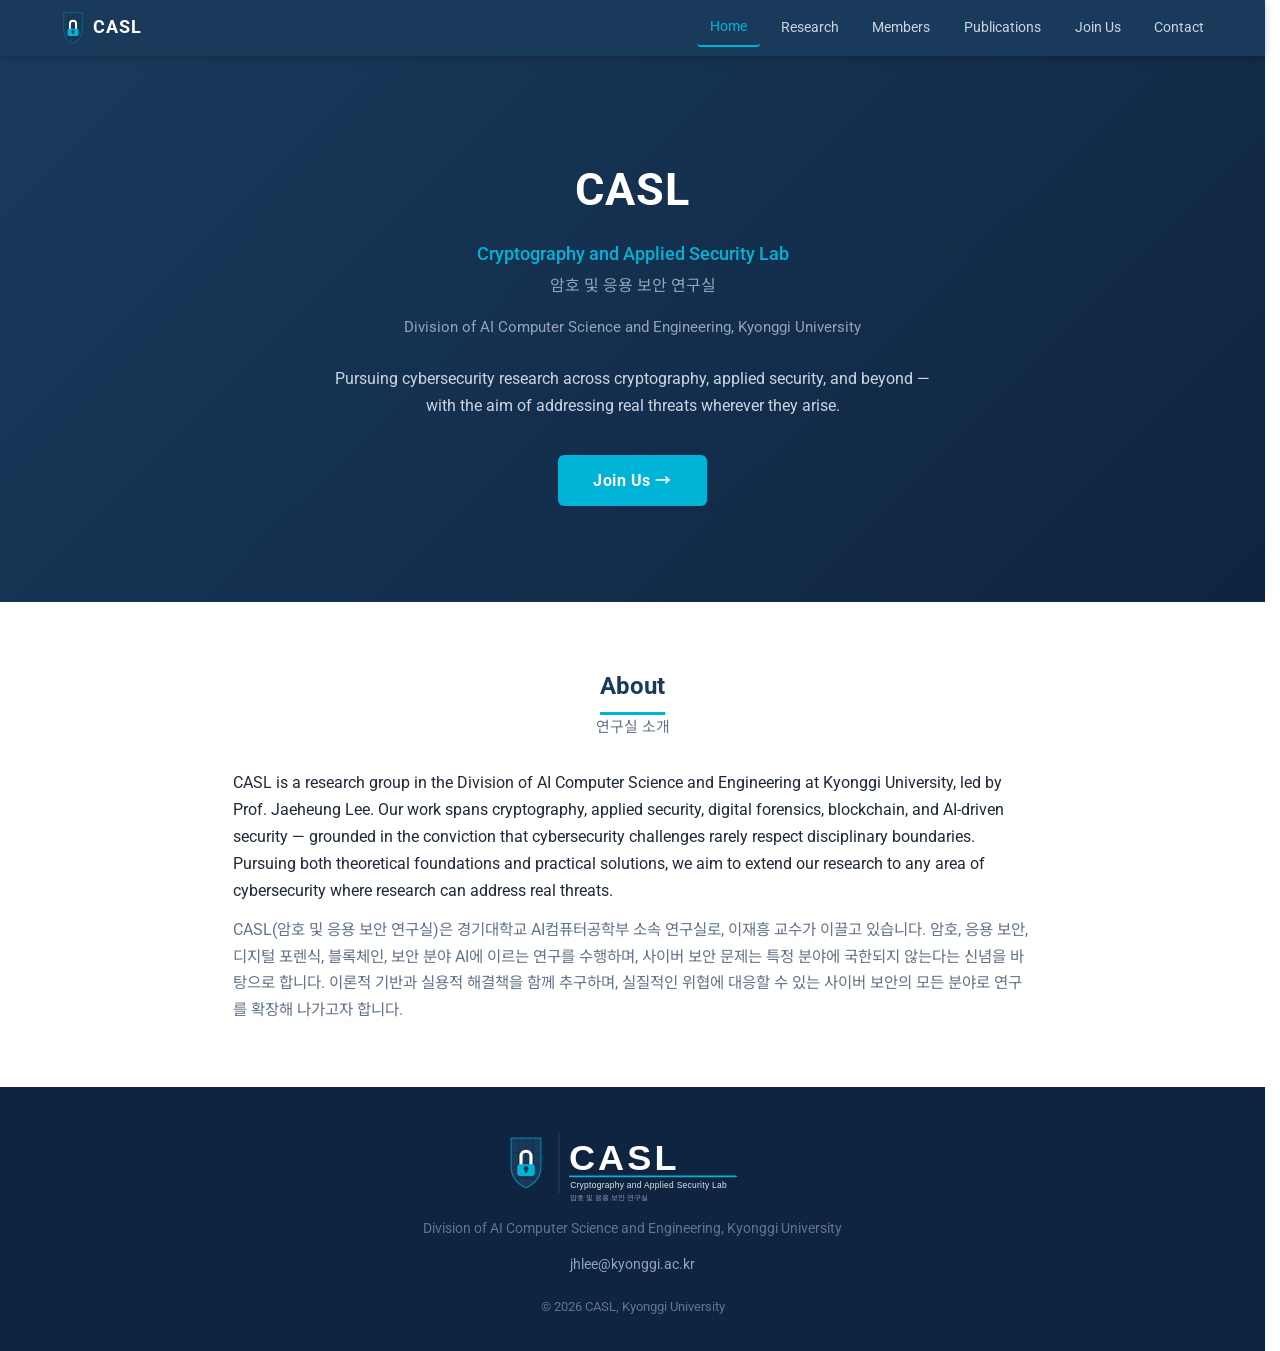
<file: index.html>
<!DOCTYPE html>
<html lang="en">
<head>
    <meta charset="UTF-8">
    <meta name="viewport" content="width=device-width, initial-scale=1.0">
    <meta name="description" content="CASL — Cryptography and Applied Security Lab at Kyonggi University.">
    <title>CASL — Home</title>
    <link rel="stylesheet" href="style.css">
    <link rel="icon" href="logo-icon.svg" type="image/svg+xml">
</head>
<body>

<nav>
    <a href="index.html" class="logo"><img src="logo-icon.svg" height="36" alt="CASL"><span>CASL</span></a>
    <a href="index.html" class="active">Home</a>
    <a href="research.html">Research</a>
    <a href="members.html">Members</a>
    <a href="publications.html">Publications</a>
    <a href="joinus.html">Join Us</a>
    <a href="contact.html">Contact</a>
</nav>

<header class="hero">
    <h1>CASL</h1>
    <div class="fullname">Cryptography and Applied Security Lab</div>
    <div class="fullname-ko" lang="ko">암호 및 응용 보안 연구실</div>
    <div class="affil">Division of AI Computer Science and Engineering, Kyonggi University</div>
    <p class="desc">
        Pursuing cybersecurity research across cryptography, applied security, and beyond —
        with the aim of addressing real threats wherever they arise.
    </p>
    <a href="joinus.html" class="btn">Join Us &rarr;</a>
</header>

<main class="content">
    <section id="about">
        <div class="about-inner">
        <h2 class="section-title">About</h2>
        <p class="section-title-ko" lang="ko">연구실 소개</p>

        <p class="about-text">
            CASL is a research group in the Division of AI Computer Science and Engineering
            at Kyonggi University, led by Prof. Jaeheung Lee. Our work spans cryptography,
            applied security, digital forensics, blockchain, and AI-driven security — grounded
            in the conviction that cybersecurity challenges rarely respect disciplinary boundaries.
            Pursuing both theoretical foundations and practical solutions, we aim to extend our
            research to any area of cybersecurity where research can address real threats.
        </p>
        <p class="about-text-ko" lang="ko">
            CASL(암호 및 응용 보안 연구실)은 경기대학교 AI컴퓨터공학부 소속 연구실로,
            이재흥 교수가 이끌고 있습니다. 암호, 응용 보안, 디지털 포렌식, 블록체인,
            보안 분야 AI에 이르는 연구를 수행하며, 사이버 보안 문제는 특정 분야에 국한되지
            않는다는 신념을 바탕으로 합니다. 이론적 기반과 실용적 해결책을 함께 추구하며,
            실질적인 위협에 대응할 수 있는 사이버 보안의 모든 분야로
            연구를 확장해 나가고자 합니다.
        </p>
        </div>
    </section>
</main>

<footer>
    <img src="logo-dark.svg" class="footer-logo" alt="CASL — Cryptography and Applied Security Lab">
    <div>Division of AI Computer Science and Engineering, Kyonggi University</div>
    <div class="footer-email"><a href="mailto:jhlee@kyonggi.ac.kr">jhlee@kyonggi.ac.kr</a></div>
    <div class="footer-copy">&copy; 2026 CASL, Kyonggi University</div>
</footer>

</body>
</html>
</file>
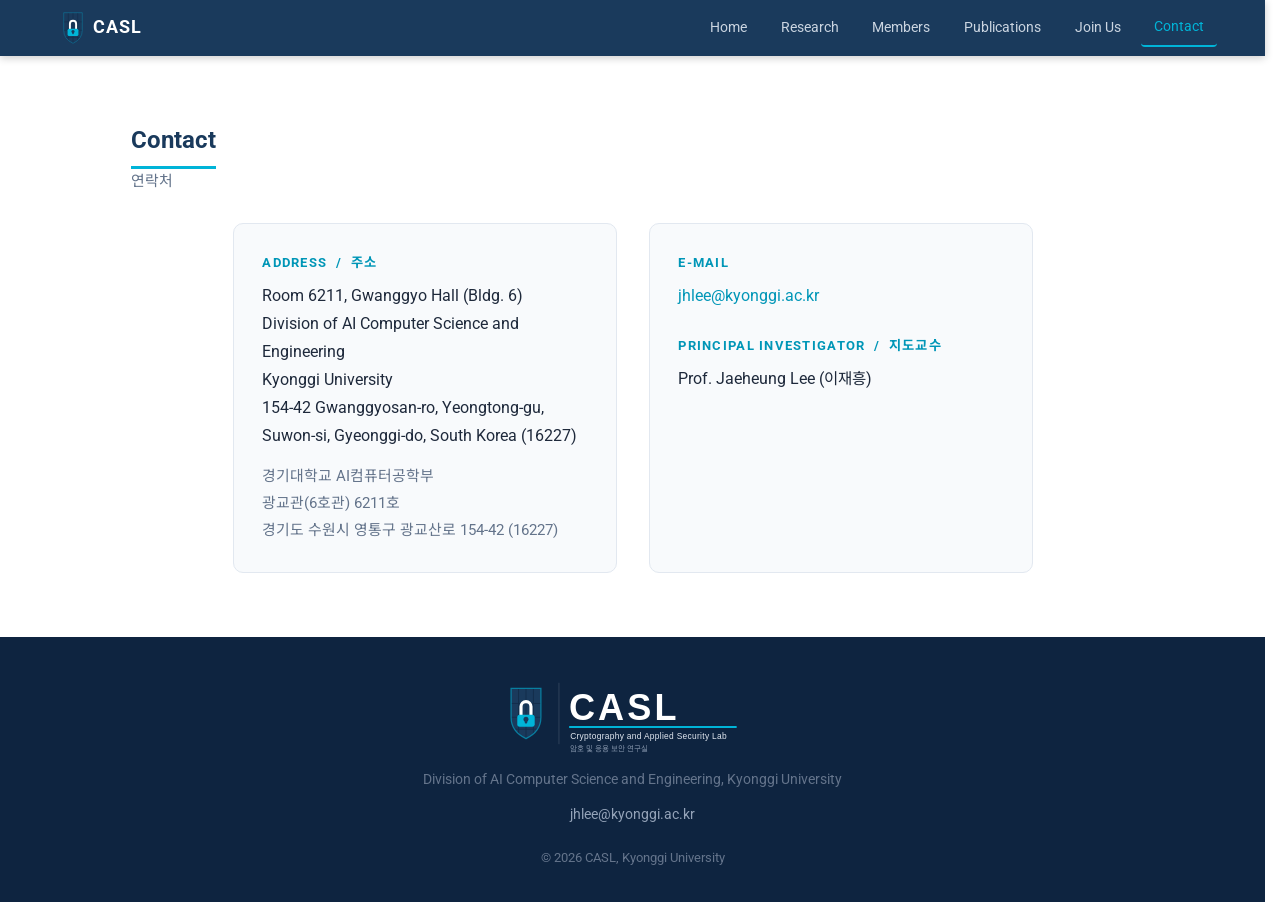
<file: contact.html>
<!DOCTYPE html>
<html lang="en">
<head>
    <meta charset="UTF-8">
    <meta name="viewport" content="width=device-width, initial-scale=1.0">
    <meta name="description" content="CASL Contact — Cryptography and Applied Security Lab">
    <title>CASL — Contact</title>
    <link rel="stylesheet" href="style.css">
    <link rel="icon" href="logo-icon.svg" type="image/svg+xml">
</head>
<body>

<nav>
    <a href="index.html" class="logo"><img src="logo-icon.svg" height="36" alt="CASL"><span>CASL</span></a>
    <a href="index.html">Home</a>
    <a href="research.html">Research</a>
    <a href="members.html">Members</a>
    <a href="publications.html">Publications</a>
    <a href="joinus.html">Join Us</a>
    <a href="contact.html" class="active">Contact</a>
</nav>

<main class="content">
    <section>
        <h2 class="section-title">Contact</h2>
        <p class="section-title-ko" lang="ko">연락처</p>

        <div class="contact-grid">
            <div class="contact-block">
                <div class="contact-label">Address &nbsp;/&nbsp; 주소</div>
                <div class="contact-value">
                    Room 6211, Gwanggyo Hall (Bldg. 6)<br>
                    Division of AI Computer Science and Engineering<br>
                    Kyonggi University<br>
                    154-42 Gwanggyosan-ro, Yeongtong-gu,<br>
                    Suwon-si, Gyeonggi-do, South Korea (16227)
                </div>
                <div class="contact-value-ko" lang="ko">
                    경기대학교 AI컴퓨터공학부<br>
                    광교관(6호관) 6211호<br>
                    경기도 수원시 영통구 광교산로 154-42 (16227)
                </div>
            </div>

            <div class="contact-block">
                <div class="contact-label">E-mail</div>
                <div class="contact-value">
                    <a href="mailto:jhlee@kyonggi.ac.kr">jhlee@kyonggi.ac.kr</a>
                </div>

                <div class="contact-label contact-label-mt">Principal Investigator &nbsp;/&nbsp; <span lang="ko">지도교수</span></div>
                <div class="contact-value">
                    Prof. Jaeheung Lee (<span lang="ko">이재흥</span>)
                </div>
            </div>
        </div>
    </section>
</main>

<footer>
    <img src="logo-dark.svg" class="footer-logo" alt="CASL — Cryptography and Applied Security Lab">
    <div>Division of AI Computer Science and Engineering, Kyonggi University</div>
    <div class="footer-email"><a href="mailto:jhlee@kyonggi.ac.kr">jhlee@kyonggi.ac.kr</a></div>
    <div class="footer-copy">&copy; 2026 CASL, Kyonggi University</div>
</footer>

</body>
</html>
</file>
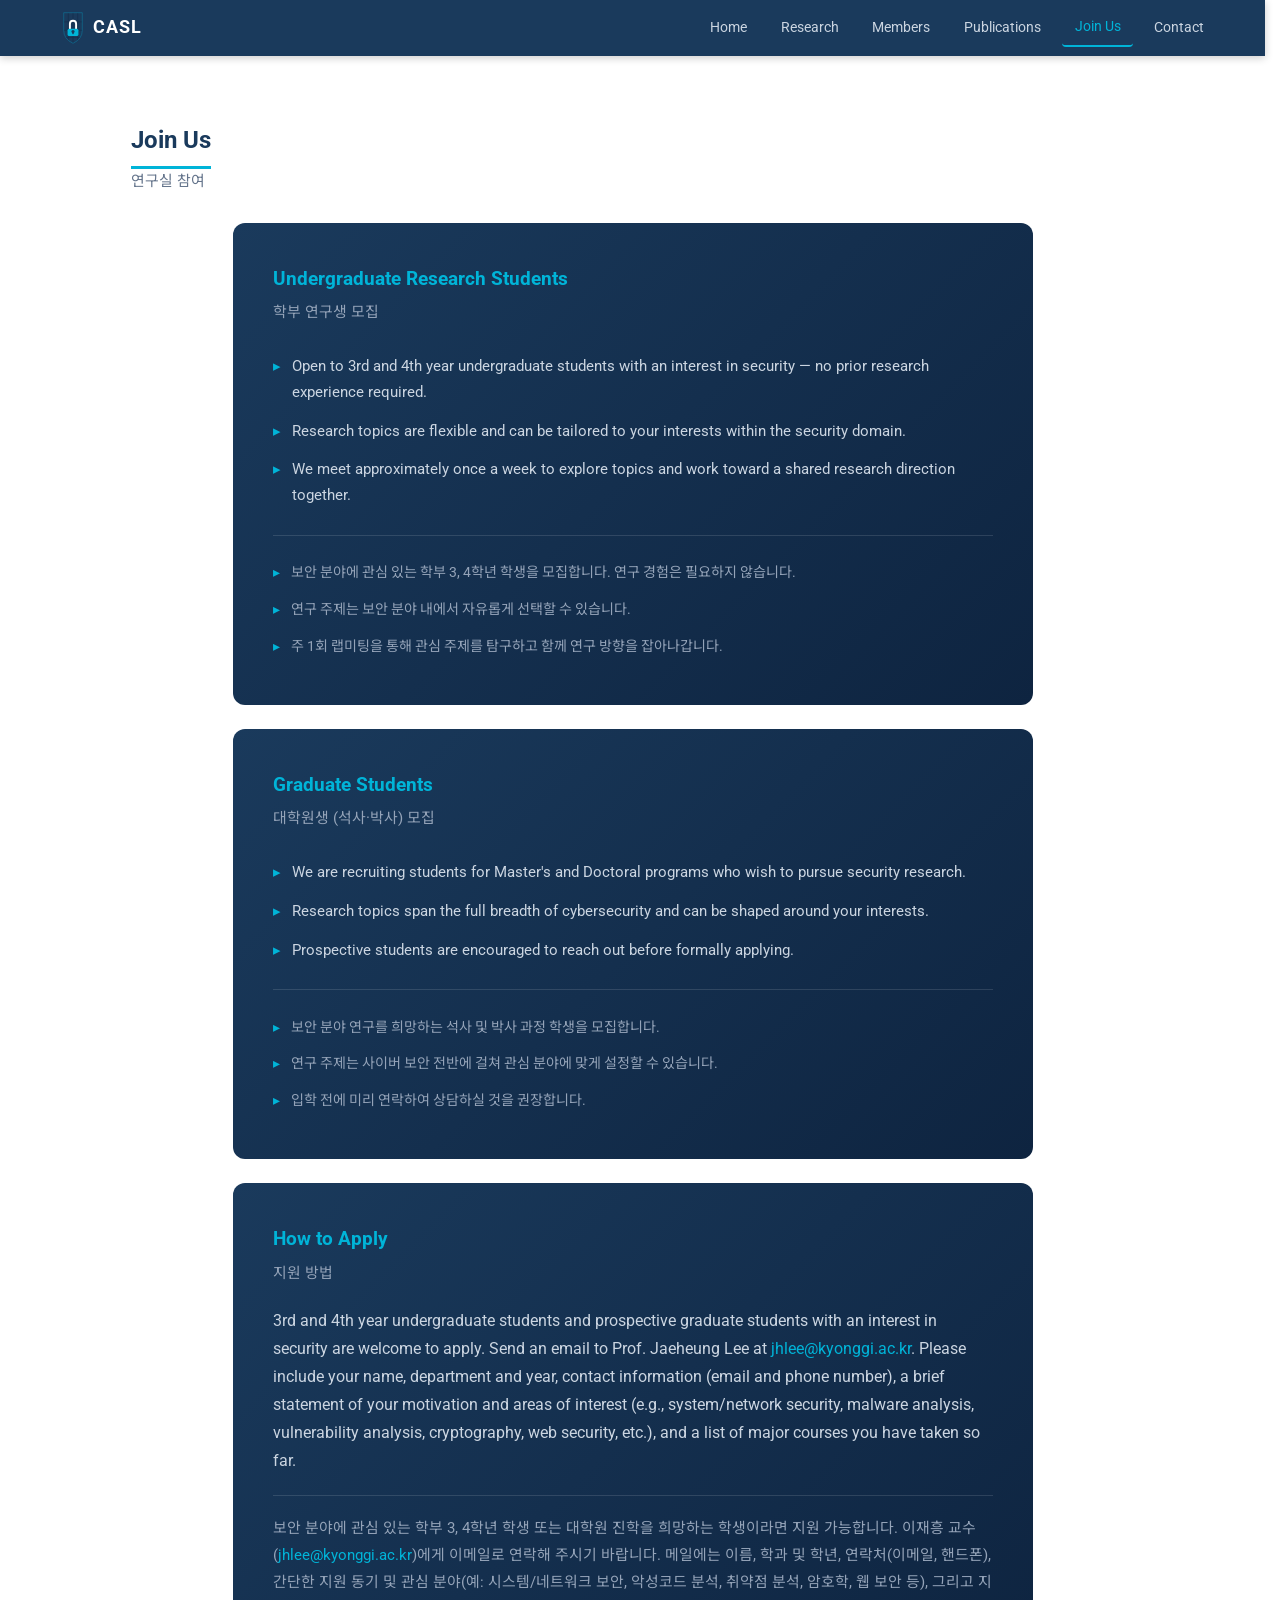
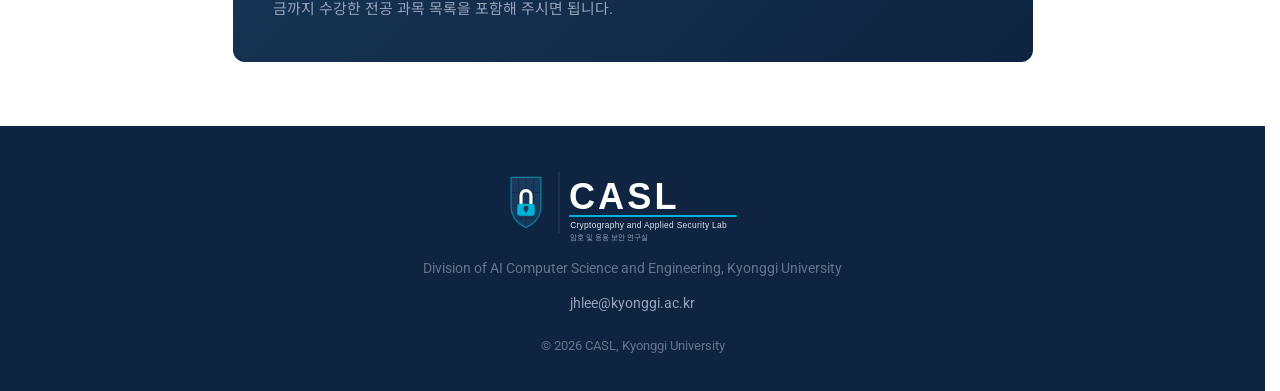
<file: joinus.html>
<!DOCTYPE html>
<html lang="en">
<head>
    <meta charset="UTF-8">
    <meta name="viewport" content="width=device-width, initial-scale=1.0">
    <meta name="description" content="Join CASL — Cryptography and Applied Security Lab">
    <title>CASL — Join Us</title>
    <link rel="stylesheet" href="style.css">
    <link rel="icon" href="logo-icon.svg" type="image/svg+xml">
</head>
<body>

<nav>
    <a href="index.html" class="logo"><img src="logo-icon.svg" height="36" alt="CASL"><span>CASL</span></a>
    <a href="index.html">Home</a>
    <a href="research.html">Research</a>
    <a href="members.html">Members</a>
    <a href="publications.html">Publications</a>
    <a href="joinus.html" class="active">Join Us</a>
    <a href="contact.html">Contact</a>
</nav>

<main class="content">
    <section>
        <h2 class="section-title">Join Us</h2>
        <p class="section-title-ko" lang="ko">연구실 참여</p>

        <div class="joinus-box">
            <h3>Undergraduate Research Students</h3>
            <div class="ko" lang="ko">학부 연구생 모집</div>
            <ul>
                <li>Open to 3rd and 4th year undergraduate students with an interest in security — no prior research experience required.</li>
                <li>Research topics are flexible and can be tailored to your interests within the security domain.</li>
                <li>We meet approximately once a week to explore topics and work toward a shared research direction together.</li>
            </ul>
            <hr class="joinus-hr">
            <ul class="ko-list" lang="ko">
                <li>보안 분야에 관심 있는 학부 3, 4학년 학생을 모집합니다. 연구 경험은 필요하지 않습니다.</li>
                <li>연구 주제는 보안 분야 내에서 자유롭게 선택할 수 있습니다.</li>
                <li>주 1회 랩미팅을 통해 관심 주제를 탐구하고 함께 연구 방향을 잡아나갑니다.</li>
            </ul>
        </div>

        <div class="joinus-box">
            <h3>Graduate Students</h3>
            <div class="ko" lang="ko">대학원생 (석사·박사) 모집</div>
            <ul>
                <li>We are recruiting students for Master's and Doctoral programs who wish to pursue security research.</li>
                <li>Research topics span the full breadth of cybersecurity and can be shaped around your interests.</li>
                <li>Prospective students are encouraged to reach out before formally applying.</li>
            </ul>
            <hr class="joinus-hr">
            <ul class="ko-list" lang="ko">
                <li>보안 분야 연구를 희망하는 석사 및 박사 과정 학생을 모집합니다.</li>
                <li>연구 주제는 사이버 보안 전반에 걸쳐 관심 분야에 맞게 설정할 수 있습니다.</li>
                <li>입학 전에 미리 연락하여 상담하실 것을 권장합니다.</li>
            </ul>
        </div>

        <div class="joinus-box">
            <h3>How to Apply</h3>
            <div class="ko" lang="ko">지원 방법</div>
            <p class="joinus-text">3rd and 4th year undergraduate students and prospective graduate students with an interest in security are welcome to apply. Send an email to Prof. Jaeheung Lee at <a href="mailto:jhlee@kyonggi.ac.kr">jhlee@kyonggi.ac.kr</a>. Please include your name, department and year, contact information (email and phone number), a brief statement of your motivation and areas of interest (e.g., system/network security, malware analysis, vulnerability analysis, cryptography, web security, etc.), and a list of major courses you have taken so far.</p>
            <hr class="joinus-hr">
            <p class="joinus-text-ko" lang="ko">보안 분야에 관심 있는 학부 3, 4학년 학생 또는 대학원 진학을 희망하는 학생이라면 지원 가능합니다. 이재흥 교수(<a href="mailto:jhlee@kyonggi.ac.kr">jhlee@kyonggi.ac.kr</a>)에게 이메일로 연락해 주시기 바랍니다. 메일에는 이름, 학과 및 학년, 연락처(이메일, 핸드폰), 간단한 지원 동기 및 관심 분야(예: 시스템/네트워크 보안, 악성코드 분석, 취약점 분석, 암호학, 웹 보안 등), 그리고 지금까지 수강한 전공 과목 목록을 포함해 주시면 됩니다.</p>
        </div>
    </section>
</main>

<footer>
    <img src="logo-dark.svg" class="footer-logo" alt="CASL — Cryptography and Applied Security Lab">
    <div>Division of AI Computer Science and Engineering, Kyonggi University</div>
    <div class="footer-email"><a href="mailto:jhlee@kyonggi.ac.kr">jhlee@kyonggi.ac.kr</a></div>
    <div class="footer-copy">&copy; 2026 CASL, Kyonggi University</div>
</footer>

</body>
</html>
</file>
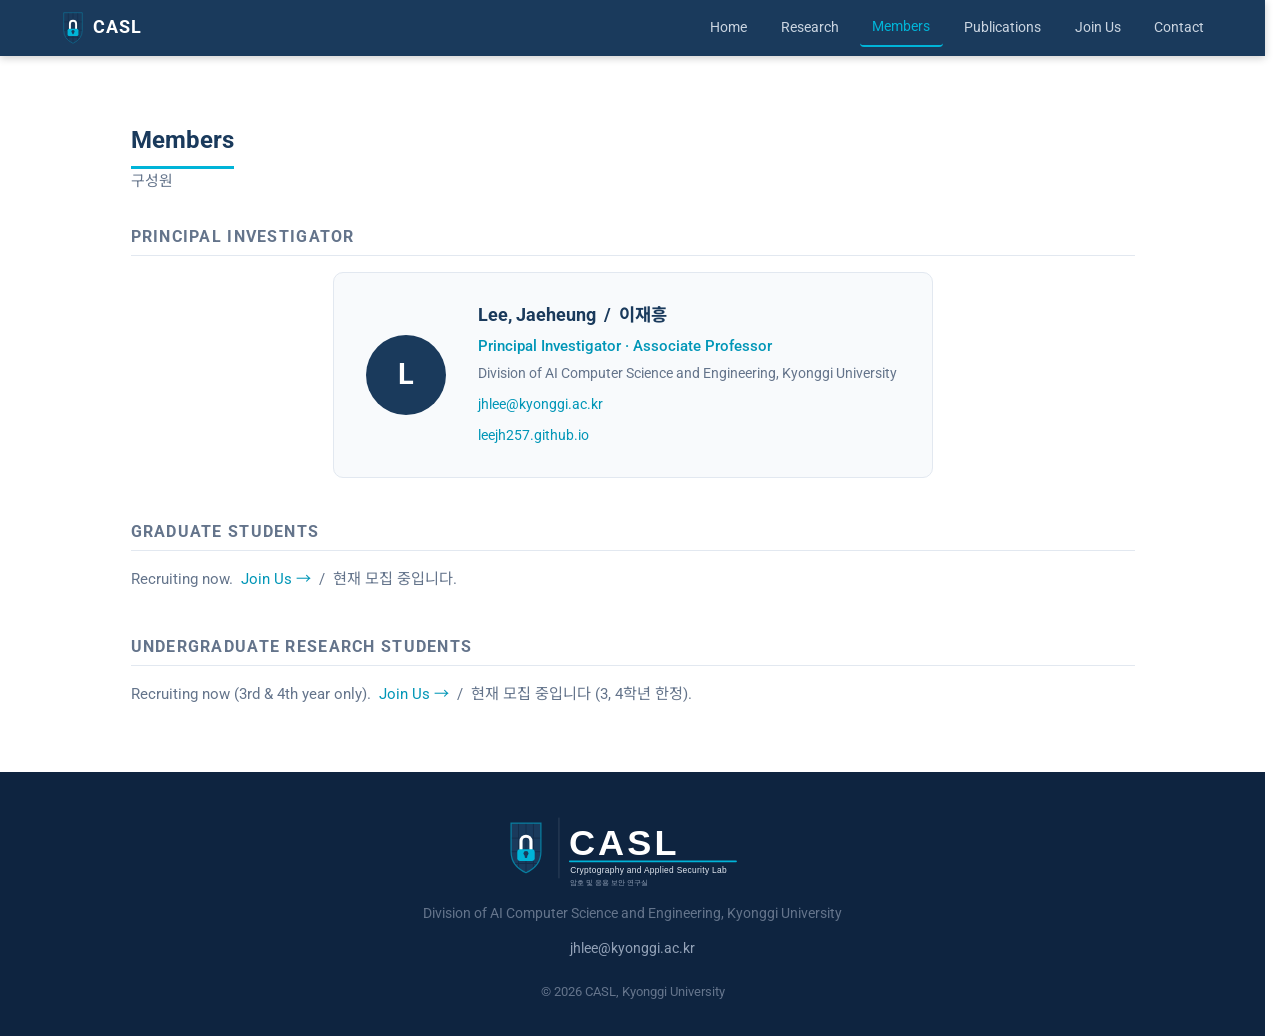
<file: members.html>
<!DOCTYPE html>
<html lang="en">
<head>
    <meta charset="UTF-8">
    <meta name="viewport" content="width=device-width, initial-scale=1.0">
    <meta name="description" content="CASL Members — Cryptography and Applied Security Lab">
    <title>CASL — Members</title>
    <link rel="stylesheet" href="style.css">
    <link rel="icon" href="logo-icon.svg" type="image/svg+xml">
</head>
<body>

<nav>
    <a href="index.html" class="logo"><img src="logo-icon.svg" height="36" alt="CASL"><span>CASL</span></a>
    <a href="index.html">Home</a>
    <a href="research.html">Research</a>
    <a href="members.html" class="active">Members</a>
    <a href="publications.html">Publications</a>
    <a href="joinus.html">Join Us</a>
    <a href="contact.html">Contact</a>
</nav>

<main class="content">
    <section>
        <h2 class="section-title">Members</h2>
        <p class="section-title-ko" lang="ko">구성원</p>

        <div class="members-group">
            <h3 class="members-group-title">Principal Investigator</h3>
            <div class="member-card">
                <div class="member-avatar">L</div>
                <div class="member-info">
                    <h3>Lee, Jaeheung &nbsp;/&nbsp; <span lang="ko">이재흥</span></h3>
                    <div class="role">Principal Investigator &middot; Associate Professor</div>
                    <div class="affil">Division of AI Computer Science and Engineering, Kyonggi University</div>
                    <a href="mailto:jhlee@kyonggi.ac.kr">jhlee@kyonggi.ac.kr</a>
                    <a href="https://leejh257.github.io" target="_blank" rel="noopener noreferrer">leejh257.github.io</a>
                </div>
            </div>
        </div>

        <div class="members-group">
            <h3 class="members-group-title">Graduate Students</h3>
            <p class="members-empty">
                Recruiting now. &nbsp;<a href="joinus.html">Join Us &rarr;</a>
                &nbsp;/&nbsp; <span lang="ko">현재 모집 중입니다.</span>
            </p>
        </div>

        <div class="members-group">
            <h3 class="members-group-title">Undergraduate Research Students</h3>
            <p class="members-empty">
                Recruiting now (3rd &amp; 4th year only). &nbsp;<a href="joinus.html">Join Us &rarr;</a>
                &nbsp;/&nbsp; <span lang="ko">현재 모집 중입니다 (3, 4학년 한정).</span>
            </p>
        </div>
    </section>
</main>

<footer>
    <img src="logo-dark.svg" class="footer-logo" alt="CASL — Cryptography and Applied Security Lab">
    <div>Division of AI Computer Science and Engineering, Kyonggi University</div>
    <div class="footer-email"><a href="mailto:jhlee@kyonggi.ac.kr">jhlee@kyonggi.ac.kr</a></div>
    <div class="footer-copy">&copy; 2026 CASL, Kyonggi University</div>
</footer>

</body>
</html>
</file>
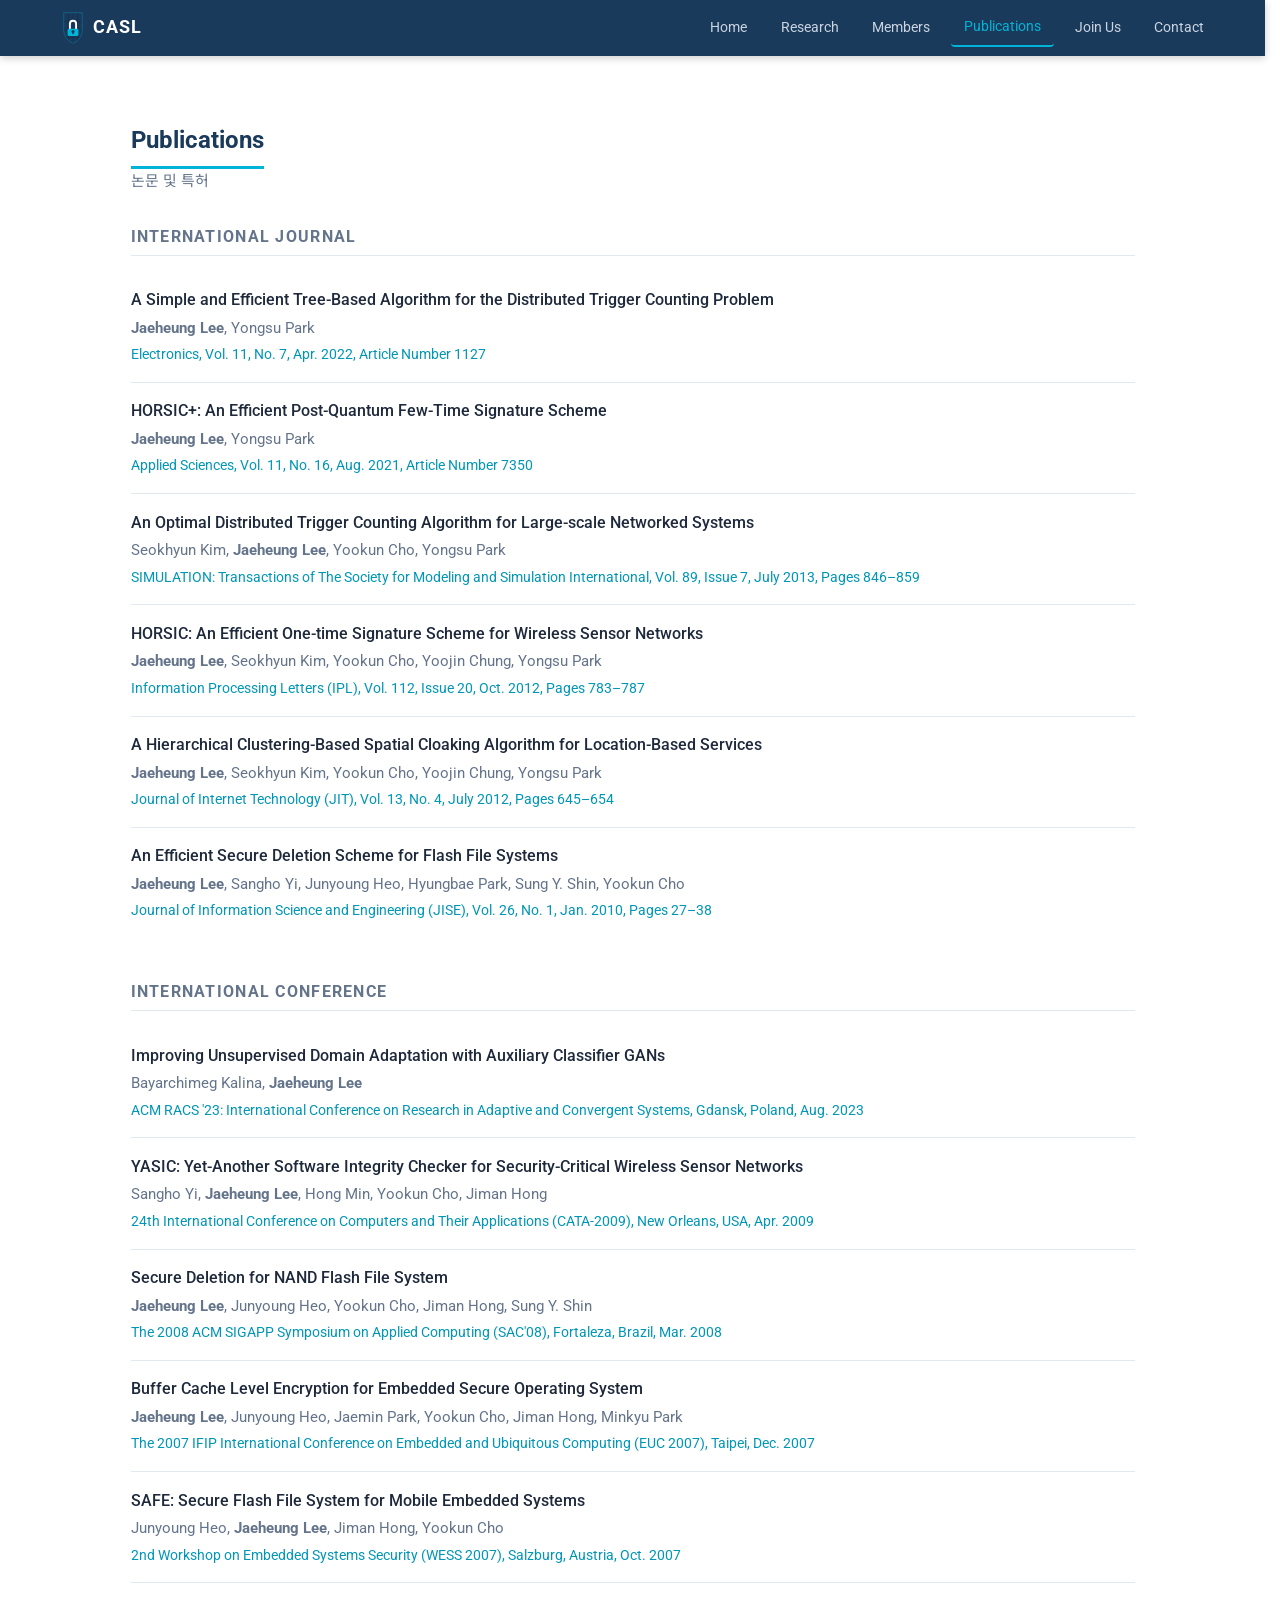
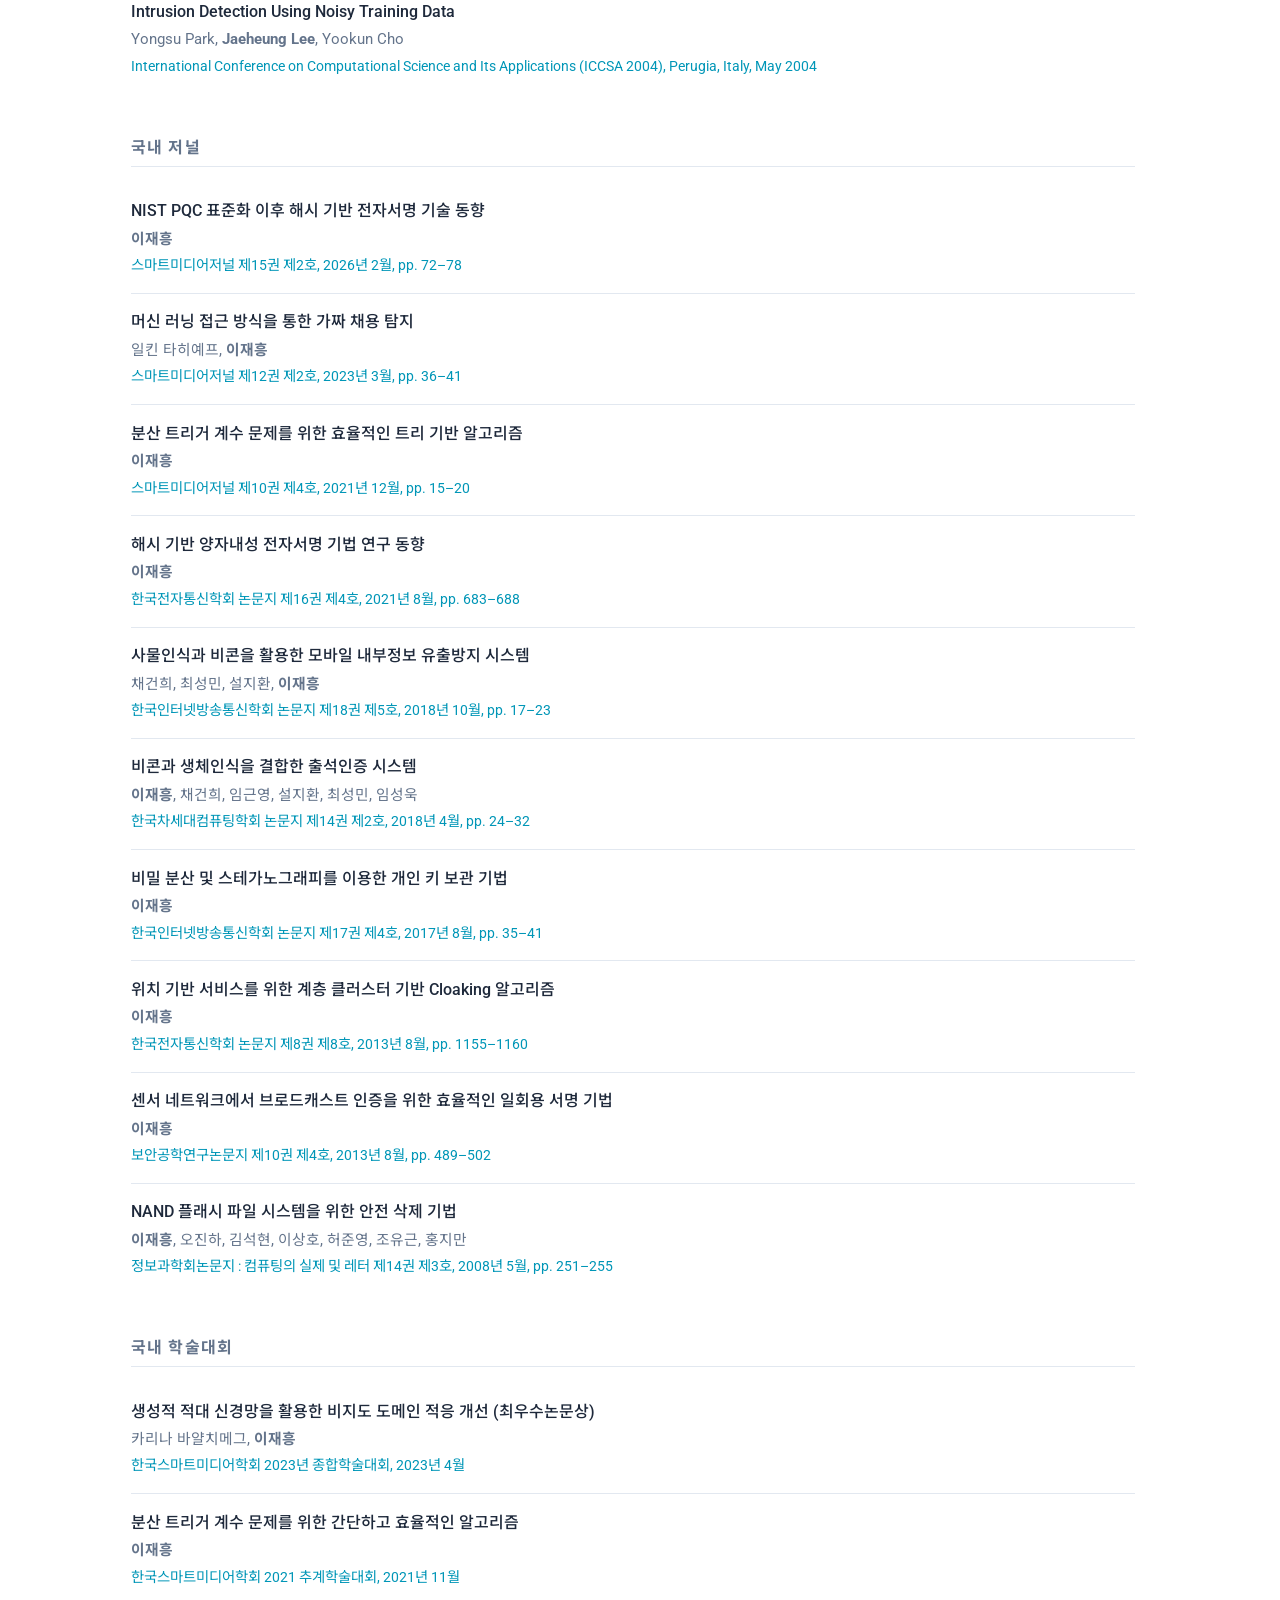
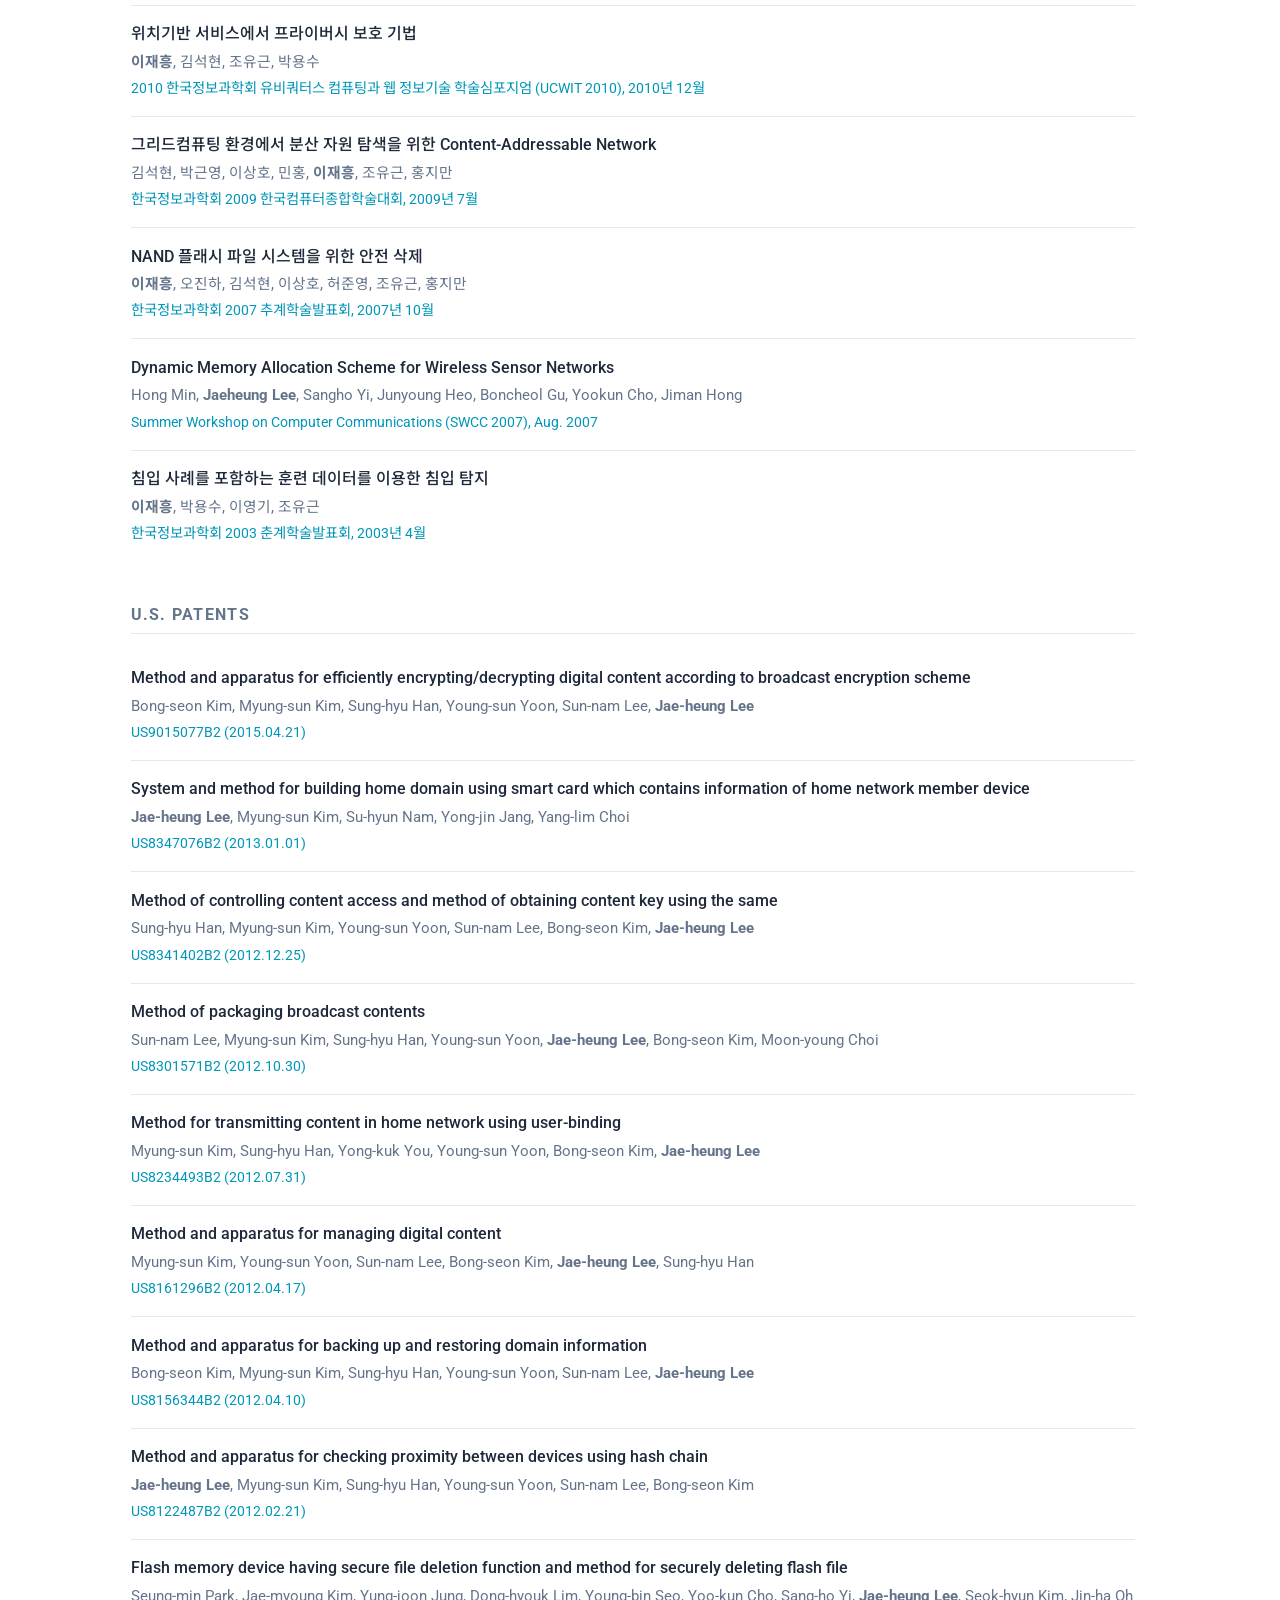
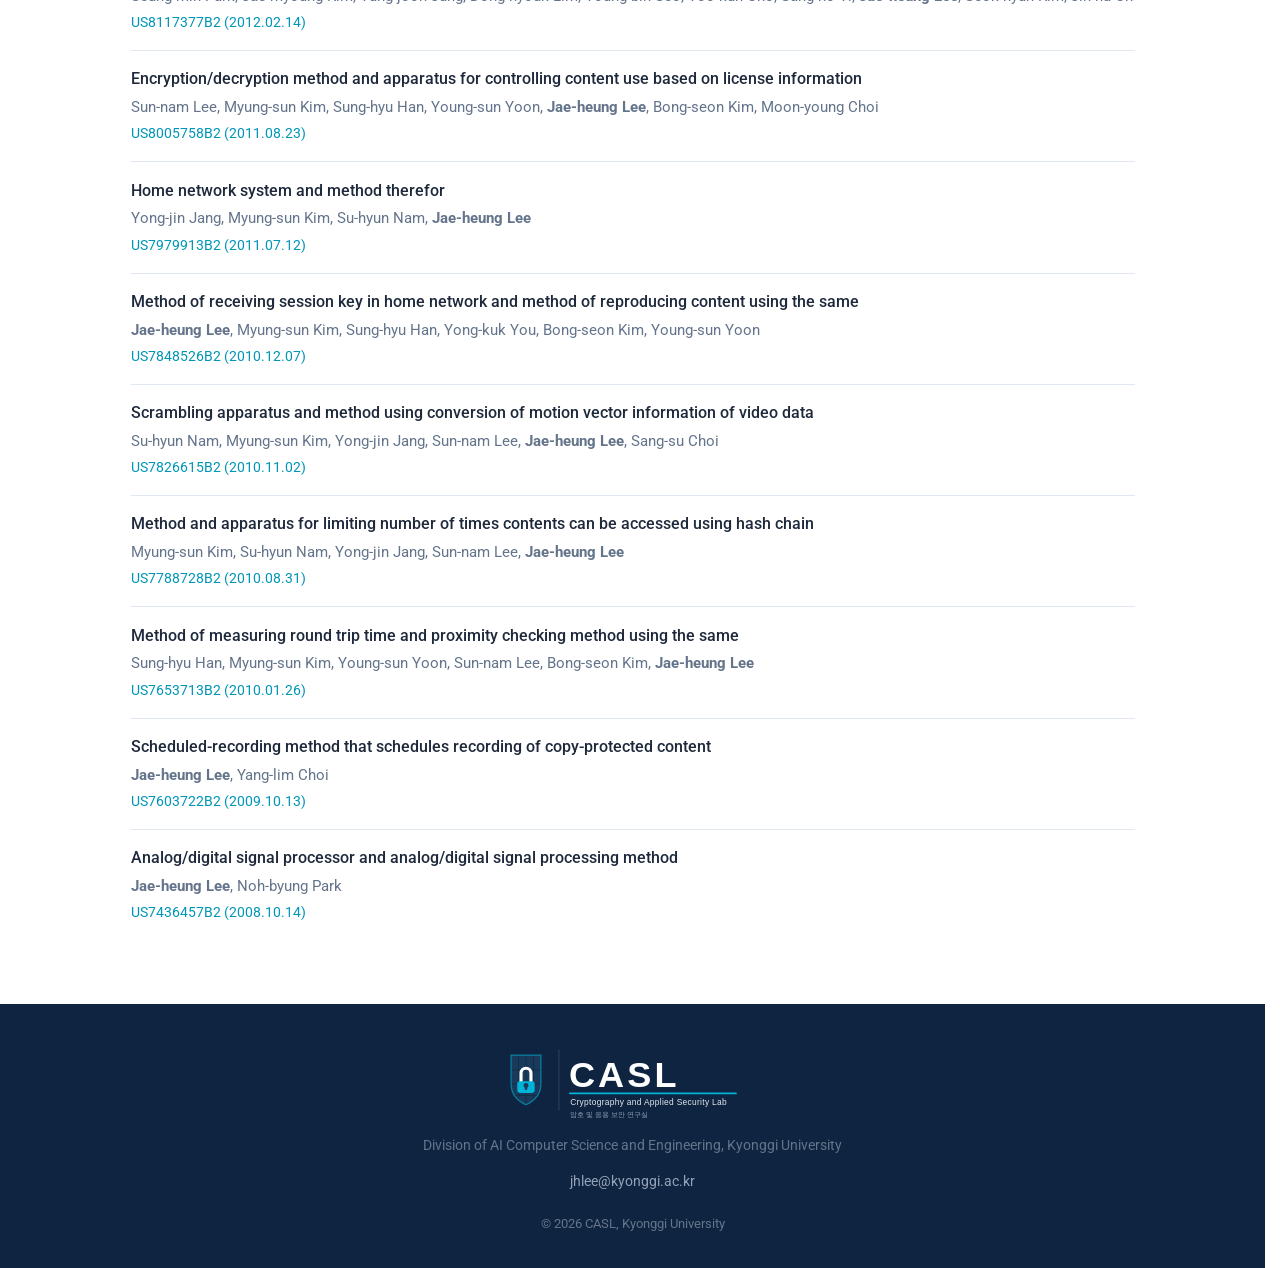
<file: publications.html>
<!DOCTYPE html>
<html lang="en">
<head>
    <meta charset="UTF-8">
    <meta name="viewport" content="width=device-width, initial-scale=1.0">
    <meta name="description" content="CASL Publications — Cryptography and Applied Security Lab">
    <title>CASL — Publications</title>
    <link rel="stylesheet" href="style.css">
    <link rel="icon" href="logo-icon.svg" type="image/svg+xml">
</head>
<body>

<nav>
    <a href="index.html" class="logo"><img src="logo-icon.svg" height="36" alt="CASL"><span>CASL</span></a>
    <a href="index.html">Home</a>
    <a href="research.html">Research</a>
    <a href="members.html">Members</a>
    <a href="publications.html" class="active">Publications</a>
    <a href="joinus.html">Join Us</a>
    <a href="contact.html">Contact</a>
</nav>

<main class="content">
    <section>
        <h2 class="section-title">Publications</h2>
        <p class="section-title-ko" lang="ko">논문 및 특허</p>

        <div class="pub-category">
            <h3 class="pub-category-title">International Journal</h3>
            <ul class="pub-list">
                <li>
                    <span class="pub-title">A Simple and Efficient Tree-Based Algorithm for the Distributed Trigger Counting Problem</span>
                    <span class="pub-authors"><strong>Jaeheung Lee</strong>, Yongsu Park</span>
                    <span class="pub-venue">Electronics, Vol. 11, No. 7, Apr. 2022, Article Number 1127</span>
                </li>
                <li>
                    <span class="pub-title">HORSIC+: An Efficient Post-Quantum Few-Time Signature Scheme</span>
                    <span class="pub-authors"><strong>Jaeheung Lee</strong>, Yongsu Park</span>
                    <span class="pub-venue">Applied Sciences, Vol. 11, No. 16, Aug. 2021, Article Number 7350</span>
                </li>
                <li>
                    <span class="pub-title">An Optimal Distributed Trigger Counting Algorithm for Large-scale Networked Systems</span>
                    <span class="pub-authors">Seokhyun Kim, <strong>Jaeheung Lee</strong>, Yookun Cho, Yongsu Park</span>
                    <span class="pub-venue">SIMULATION: Transactions of The Society for Modeling and Simulation International, Vol. 89, Issue 7, July 2013, Pages 846–859</span>
                </li>
                <li>
                    <span class="pub-title">HORSIC: An Efficient One-time Signature Scheme for Wireless Sensor Networks</span>
                    <span class="pub-authors"><strong>Jaeheung Lee</strong>, Seokhyun Kim, Yookun Cho, Yoojin Chung, Yongsu Park</span>
                    <span class="pub-venue">Information Processing Letters (IPL), Vol. 112, Issue 20, Oct. 2012, Pages 783–787</span>
                </li>
                <li>
                    <span class="pub-title">A Hierarchical Clustering-Based Spatial Cloaking Algorithm for Location-Based Services</span>
                    <span class="pub-authors"><strong>Jaeheung Lee</strong>, Seokhyun Kim, Yookun Cho, Yoojin Chung, Yongsu Park</span>
                    <span class="pub-venue">Journal of Internet Technology (JIT), Vol. 13, No. 4, July 2012, Pages 645–654</span>
                </li>
                <li>
                    <span class="pub-title">An Efficient Secure Deletion Scheme for Flash File Systems</span>
                    <span class="pub-authors"><strong>Jaeheung Lee</strong>, Sangho Yi, Junyoung Heo, Hyungbae Park, Sung Y. Shin, Yookun Cho</span>
                    <span class="pub-venue">Journal of Information Science and Engineering (JISE), Vol. 26, No. 1, Jan. 2010, Pages 27–38</span>
                </li>
            </ul>
        </div>

        <div class="pub-category">
            <h3 class="pub-category-title">International Conference</h3>
            <ul class="pub-list">
                <li>
                    <span class="pub-title">Improving Unsupervised Domain Adaptation with Auxiliary Classifier GANs</span>
                    <span class="pub-authors">Bayarchimeg Kalina, <strong>Jaeheung Lee</strong></span>
                    <span class="pub-venue">ACM RACS '23: International Conference on Research in Adaptive and Convergent Systems, Gdansk, Poland, Aug. 2023</span>
                </li>
                <li>
                    <span class="pub-title">YASIC: Yet-Another Software Integrity Checker for Security-Critical Wireless Sensor Networks</span>
                    <span class="pub-authors">Sangho Yi, <strong>Jaeheung Lee</strong>, Hong Min, Yookun Cho, Jiman Hong</span>
                    <span class="pub-venue">24th International Conference on Computers and Their Applications (CATA-2009), New Orleans, USA, Apr. 2009</span>
                </li>
                <li>
                    <span class="pub-title">Secure Deletion for NAND Flash File System</span>
                    <span class="pub-authors"><strong>Jaeheung Lee</strong>, Junyoung Heo, Yookun Cho, Jiman Hong, Sung Y. Shin</span>
                    <span class="pub-venue">The 2008 ACM SIGAPP Symposium on Applied Computing (SAC'08), Fortaleza, Brazil, Mar. 2008</span>
                </li>
                <li>
                    <span class="pub-title">Buffer Cache Level Encryption for Embedded Secure Operating System</span>
                    <span class="pub-authors"><strong>Jaeheung Lee</strong>, Junyoung Heo, Jaemin Park, Yookun Cho, Jiman Hong, Minkyu Park</span>
                    <span class="pub-venue">The 2007 IFIP International Conference on Embedded and Ubiquitous Computing (EUC 2007), Taipei, Dec. 2007</span>
                </li>
                <li>
                    <span class="pub-title">SAFE: Secure Flash File System for Mobile Embedded Systems</span>
                    <span class="pub-authors">Junyoung Heo, <strong>Jaeheung Lee</strong>, Jiman Hong, Yookun Cho</span>
                    <span class="pub-venue">2nd Workshop on Embedded Systems Security (WESS 2007), Salzburg, Austria, Oct. 2007</span>
                </li>
                <li>
                    <span class="pub-title">Intrusion Detection Using Noisy Training Data</span>
                    <span class="pub-authors">Yongsu Park, <strong>Jaeheung Lee</strong>, Yookun Cho</span>
                    <span class="pub-venue">International Conference on Computational Science and Its Applications (ICCSA 2004), Perugia, Italy, May 2004</span>
                </li>
            </ul>
        </div>

        <div class="pub-category">
            <h3 class="pub-category-title" lang="ko">국내 저널</h3>
            <ul class="pub-list">
                <li>
                    <span class="pub-title" lang="ko">NIST PQC 표준화 이후 해시 기반 전자서명 기술 동향</span>
                    <span class="pub-authors" lang="ko"><strong>이재흥</strong></span>
                    <span class="pub-venue" lang="ko">스마트미디어저널 제15권 제2호, 2026년 2월, pp. 72–78</span>
                </li>
                <li>
                    <span class="pub-title" lang="ko">머신 러닝 접근 방식을 통한 가짜 채용 탐지</span>
                    <span class="pub-authors" lang="ko">일킨 타히예프, <strong>이재흥</strong></span>
                    <span class="pub-venue" lang="ko">스마트미디어저널 제12권 제2호, 2023년 3월, pp. 36–41</span>
                </li>
                <li>
                    <span class="pub-title" lang="ko">분산 트리거 계수 문제를 위한 효율적인 트리 기반 알고리즘</span>
                    <span class="pub-authors" lang="ko"><strong>이재흥</strong></span>
                    <span class="pub-venue" lang="ko">스마트미디어저널 제10권 제4호, 2021년 12월, pp. 15–20</span>
                </li>
                <li>
                    <span class="pub-title" lang="ko">해시 기반 양자내성 전자서명 기법 연구 동향</span>
                    <span class="pub-authors" lang="ko"><strong>이재흥</strong></span>
                    <span class="pub-venue" lang="ko">한국전자통신학회 논문지 제16권 제4호, 2021년 8월, pp. 683–688</span>
                </li>
                <li>
                    <span class="pub-title" lang="ko">사물인식과 비콘을 활용한 모바일 내부정보 유출방지 시스템</span>
                    <span class="pub-authors" lang="ko">채건희, 최성민, 설지환, <strong>이재흥</strong></span>
                    <span class="pub-venue" lang="ko">한국인터넷방송통신학회 논문지 제18권 제5호, 2018년 10월, pp. 17–23</span>
                </li>
                <li>
                    <span class="pub-title" lang="ko">비콘과 생체인식을 결합한 출석인증 시스템</span>
                    <span class="pub-authors" lang="ko"><strong>이재흥</strong>, 채건희, 임근영, 설지환, 최성민, 임성욱</span>
                    <span class="pub-venue" lang="ko">한국차세대컴퓨팅학회 논문지 제14권 제2호, 2018년 4월, pp. 24–32</span>
                </li>
                <li>
                    <span class="pub-title" lang="ko">비밀 분산 및 스테가노그래피를 이용한 개인 키 보관 기법</span>
                    <span class="pub-authors" lang="ko"><strong>이재흥</strong></span>
                    <span class="pub-venue" lang="ko">한국인터넷방송통신학회 논문지 제17권 제4호, 2017년 8월, pp. 35–41</span>
                </li>
                <li>
                    <span class="pub-title" lang="ko">위치 기반 서비스를 위한 계층 클러스터 기반 Cloaking 알고리즘</span>
                    <span class="pub-authors" lang="ko"><strong>이재흥</strong></span>
                    <span class="pub-venue" lang="ko">한국전자통신학회 논문지 제8권 제8호, 2013년 8월, pp. 1155–1160</span>
                </li>
                <li>
                    <span class="pub-title" lang="ko">센서 네트워크에서 브로드캐스트 인증을 위한 효율적인 일회용 서명 기법</span>
                    <span class="pub-authors" lang="ko"><strong>이재흥</strong></span>
                    <span class="pub-venue" lang="ko">보안공학연구논문지 제10권 제4호, 2013년 8월, pp. 489–502</span>
                </li>
                <li>
                    <span class="pub-title" lang="ko">NAND 플래시 파일 시스템을 위한 안전 삭제 기법</span>
                    <span class="pub-authors" lang="ko"><strong>이재흥</strong>, 오진하, 김석현, 이상호, 허준영, 조유근, 홍지만</span>
                    <span class="pub-venue" lang="ko">정보과학회논문지 : 컴퓨팅의 실제 및 레터 제14권 제3호, 2008년 5월, pp. 251–255</span>
                </li>
            </ul>
        </div>

        <div class="pub-category">
            <h3 class="pub-category-title" lang="ko">국내 학술대회</h3>
            <ul class="pub-list">
                <li>
                    <span class="pub-title" lang="ko">생성적 적대 신경망을 활용한 비지도 도메인 적응 개선 (최우수논문상)</span>
                    <span class="pub-authors" lang="ko">카리나 바얄치메그, <strong>이재흥</strong></span>
                    <span class="pub-venue" lang="ko">한국스마트미디어학회 2023년 종합학술대회, 2023년 4월</span>
                </li>
                <li>
                    <span class="pub-title" lang="ko">분산 트리거 계수 문제를 위한 간단하고 효율적인 알고리즘</span>
                    <span class="pub-authors" lang="ko"><strong>이재흥</strong></span>
                    <span class="pub-venue" lang="ko">한국스마트미디어학회 2021 추계학술대회, 2021년 11월</span>
                </li>
                <li>
                    <span class="pub-title" lang="ko">위치기반 서비스에서 프라이버시 보호 기법</span>
                    <span class="pub-authors" lang="ko"><strong>이재흥</strong>, 김석현, 조유근, 박용수</span>
                    <span class="pub-venue" lang="ko">2010 한국정보과학회 유비쿼터스 컴퓨팅과 웹 정보기술 학술심포지엄 (UCWIT 2010), 2010년 12월</span>
                </li>
                <li>
                    <span class="pub-title" lang="ko">그리드컴퓨팅 환경에서 분산 자원 탐색을 위한 Content-Addressable Network</span>
                    <span class="pub-authors" lang="ko">김석현, 박근영, 이상호, 민홍, <strong>이재흥</strong>, 조유근, 홍지만</span>
                    <span class="pub-venue" lang="ko">한국정보과학회 2009 한국컴퓨터종합학술대회, 2009년 7월</span>
                </li>
                <li>
                    <span class="pub-title" lang="ko">NAND 플래시 파일 시스템을 위한 안전 삭제</span>
                    <span class="pub-authors" lang="ko"><strong>이재흥</strong>, 오진하, 김석현, 이상호, 허준영, 조유근, 홍지만</span>
                    <span class="pub-venue" lang="ko">한국정보과학회 2007 추계학술발표회, 2007년 10월</span>
                </li>
                <li>
                    <span class="pub-title">Dynamic Memory Allocation Scheme for Wireless Sensor Networks</span>
                    <span class="pub-authors">Hong Min, <strong>Jaeheung Lee</strong>, Sangho Yi, Junyoung Heo, Boncheol Gu, Yookun Cho, Jiman Hong</span>
                    <span class="pub-venue">Summer Workshop on Computer Communications (SWCC 2007), Aug. 2007</span>
                </li>
                <li>
                    <span class="pub-title" lang="ko">침입 사례를 포함하는 훈련 데이터를 이용한 침입 탐지</span>
                    <span class="pub-authors" lang="ko"><strong>이재흥</strong>, 박용수, 이영기, 조유근</span>
                    <span class="pub-venue" lang="ko">한국정보과학회 2003 춘계학술발표회, 2003년 4월</span>
                </li>
            </ul>
        </div>

        <div class="pub-category">
            <h3 class="pub-category-title">U.S. Patents</h3>
            <ul class="pub-list">
                <li>
                    <span class="pub-title">Method and apparatus for efficiently encrypting/decrypting digital content according to broadcast encryption scheme</span>
                    <span class="pub-authors">Bong-seon Kim, Myung-sun Kim, Sung-hyu Han, Young-sun Yoon, Sun-nam Lee, <strong>Jae-heung Lee</strong></span>
                    <span class="pub-venue"><a target="_blank" rel="noopener noreferrer" href="https://patents.google.com/patent/US9015077B2">US9015077B2</a> (2015.04.21)</span>
                </li>
                <li>
                    <span class="pub-title">System and method for building home domain using smart card which contains information of home network member device</span>
                    <span class="pub-authors"><strong>Jae-heung Lee</strong>, Myung-sun Kim, Su-hyun Nam, Yong-jin Jang, Yang-lim Choi</span>
                    <span class="pub-venue"><a target="_blank" rel="noopener noreferrer" href="https://patents.google.com/patent/US8347076B2">US8347076B2</a> (2013.01.01)</span>
                </li>
                <li>
                    <span class="pub-title">Method of controlling content access and method of obtaining content key using the same</span>
                    <span class="pub-authors">Sung-hyu Han, Myung-sun Kim, Young-sun Yoon, Sun-nam Lee, Bong-seon Kim, <strong>Jae-heung Lee</strong></span>
                    <span class="pub-venue"><a target="_blank" rel="noopener noreferrer" href="https://patents.google.com/patent/US8341402B2">US8341402B2</a> (2012.12.25)</span>
                </li>
                <li>
                    <span class="pub-title">Method of packaging broadcast contents</span>
                    <span class="pub-authors">Sun-nam Lee, Myung-sun Kim, Sung-hyu Han, Young-sun Yoon, <strong>Jae-heung Lee</strong>, Bong-seon Kim, Moon-young Choi</span>
                    <span class="pub-venue"><a target="_blank" rel="noopener noreferrer" href="https://patents.google.com/patent/US8301571B2">US8301571B2</a> (2012.10.30)</span>
                </li>
                <li>
                    <span class="pub-title">Method for transmitting content in home network using user-binding</span>
                    <span class="pub-authors">Myung-sun Kim, Sung-hyu Han, Yong-kuk You, Young-sun Yoon, Bong-seon Kim, <strong>Jae-heung Lee</strong></span>
                    <span class="pub-venue"><a target="_blank" rel="noopener noreferrer" href="https://patents.google.com/patent/US8234493B2">US8234493B2</a> (2012.07.31)</span>
                </li>
                <li>
                    <span class="pub-title">Method and apparatus for managing digital content</span>
                    <span class="pub-authors">Myung-sun Kim, Young-sun Yoon, Sun-nam Lee, Bong-seon Kim, <strong>Jae-heung Lee</strong>, Sung-hyu Han</span>
                    <span class="pub-venue"><a target="_blank" rel="noopener noreferrer" href="https://patents.google.com/patent/US8161296B2">US8161296B2</a> (2012.04.17)</span>
                </li>
                <li>
                    <span class="pub-title">Method and apparatus for backing up and restoring domain information</span>
                    <span class="pub-authors">Bong-seon Kim, Myung-sun Kim, Sung-hyu Han, Young-sun Yoon, Sun-nam Lee, <strong>Jae-heung Lee</strong></span>
                    <span class="pub-venue"><a target="_blank" rel="noopener noreferrer" href="https://patents.google.com/patent/US8156344B2">US8156344B2</a> (2012.04.10)</span>
                </li>
                <li>
                    <span class="pub-title">Method and apparatus for checking proximity between devices using hash chain</span>
                    <span class="pub-authors"><strong>Jae-heung Lee</strong>, Myung-sun Kim, Sung-hyu Han, Young-sun Yoon, Sun-nam Lee, Bong-seon Kim</span>
                    <span class="pub-venue"><a target="_blank" rel="noopener noreferrer" href="https://patents.google.com/patent/US8122487B2">US8122487B2</a> (2012.02.21)</span>
                </li>
                <li>
                    <span class="pub-title">Flash memory device having secure file deletion function and method for securely deleting flash file</span>
                    <span class="pub-authors">Seung-min Park, Jae-myoung Kim, Yung-joon Jung, Dong-hyouk Lim, Young-bin Seo, Yoo-kun Cho, Sang-ho Yi, <strong>Jae-heung Lee</strong>, Seok-hyun Kim, Jin-ha Oh</span>
                    <span class="pub-venue"><a target="_blank" rel="noopener noreferrer" href="https://patents.google.com/patent/US8117377B2">US8117377B2</a> (2012.02.14)</span>
                </li>
                <li>
                    <span class="pub-title">Encryption/decryption method and apparatus for controlling content use based on license information</span>
                    <span class="pub-authors">Sun-nam Lee, Myung-sun Kim, Sung-hyu Han, Young-sun Yoon, <strong>Jae-heung Lee</strong>, Bong-seon Kim, Moon-young Choi</span>
                    <span class="pub-venue"><a target="_blank" rel="noopener noreferrer" href="https://patents.google.com/patent/US8005758B2">US8005758B2</a> (2011.08.23)</span>
                </li>
                <li>
                    <span class="pub-title">Home network system and method therefor</span>
                    <span class="pub-authors">Yong-jin Jang, Myung-sun Kim, Su-hyun Nam, <strong>Jae-heung Lee</strong></span>
                    <span class="pub-venue"><a target="_blank" rel="noopener noreferrer" href="https://patents.google.com/patent/US7979913B2">US7979913B2</a> (2011.07.12)</span>
                </li>
                <li>
                    <span class="pub-title">Method of receiving session key in home network and method of reproducing content using the same</span>
                    <span class="pub-authors"><strong>Jae-heung Lee</strong>, Myung-sun Kim, Sung-hyu Han, Yong-kuk You, Bong-seon Kim, Young-sun Yoon</span>
                    <span class="pub-venue"><a target="_blank" rel="noopener noreferrer" href="https://patents.google.com/patent/US7848526B2">US7848526B2</a> (2010.12.07)</span>
                </li>
                <li>
                    <span class="pub-title">Scrambling apparatus and method using conversion of motion vector information of video data</span>
                    <span class="pub-authors">Su-hyun Nam, Myung-sun Kim, Yong-jin Jang, Sun-nam Lee, <strong>Jae-heung Lee</strong>, Sang-su Choi</span>
                    <span class="pub-venue"><a target="_blank" rel="noopener noreferrer" href="https://patents.google.com/patent/US7826615B2">US7826615B2</a> (2010.11.02)</span>
                </li>
                <li>
                    <span class="pub-title">Method and apparatus for limiting number of times contents can be accessed using hash chain</span>
                    <span class="pub-authors">Myung-sun Kim, Su-hyun Nam, Yong-jin Jang, Sun-nam Lee, <strong>Jae-heung Lee</strong></span>
                    <span class="pub-venue"><a target="_blank" rel="noopener noreferrer" href="https://patents.google.com/patent/US7788728B2">US7788728B2</a> (2010.08.31)</span>
                </li>
                <li>
                    <span class="pub-title">Method of measuring round trip time and proximity checking method using the same</span>
                    <span class="pub-authors">Sung-hyu Han, Myung-sun Kim, Young-sun Yoon, Sun-nam Lee, Bong-seon Kim, <strong>Jae-heung Lee</strong></span>
                    <span class="pub-venue"><a target="_blank" rel="noopener noreferrer" href="https://patents.google.com/patent/US7653713B2">US7653713B2</a> (2010.01.26)</span>
                </li>
                <li>
                    <span class="pub-title">Scheduled-recording method that schedules recording of copy-protected content</span>
                    <span class="pub-authors"><strong>Jae-heung Lee</strong>, Yang-lim Choi</span>
                    <span class="pub-venue"><a target="_blank" rel="noopener noreferrer" href="https://patents.google.com/patent/US7603722B2">US7603722B2</a> (2009.10.13)</span>
                </li>
                <li>
                    <span class="pub-title">Analog/digital signal processor and analog/digital signal processing method</span>
                    <span class="pub-authors"><strong>Jae-heung Lee</strong>, Noh-byung Park</span>
                    <span class="pub-venue"><a target="_blank" rel="noopener noreferrer" href="https://patents.google.com/patent/US7436457B2">US7436457B2</a> (2008.10.14)</span>
                </li>
            </ul>
        </div>
    </section>
</main>

<footer>
    <img src="logo-dark.svg" class="footer-logo" alt="CASL — Cryptography and Applied Security Lab">
    <div>Division of AI Computer Science and Engineering, Kyonggi University</div>
    <div class="footer-email"><a href="mailto:jhlee@kyonggi.ac.kr">jhlee@kyonggi.ac.kr</a></div>
    <div class="footer-copy">&copy; 2026 CASL, Kyonggi University</div>
</footer>

</body>
</html>
</file>
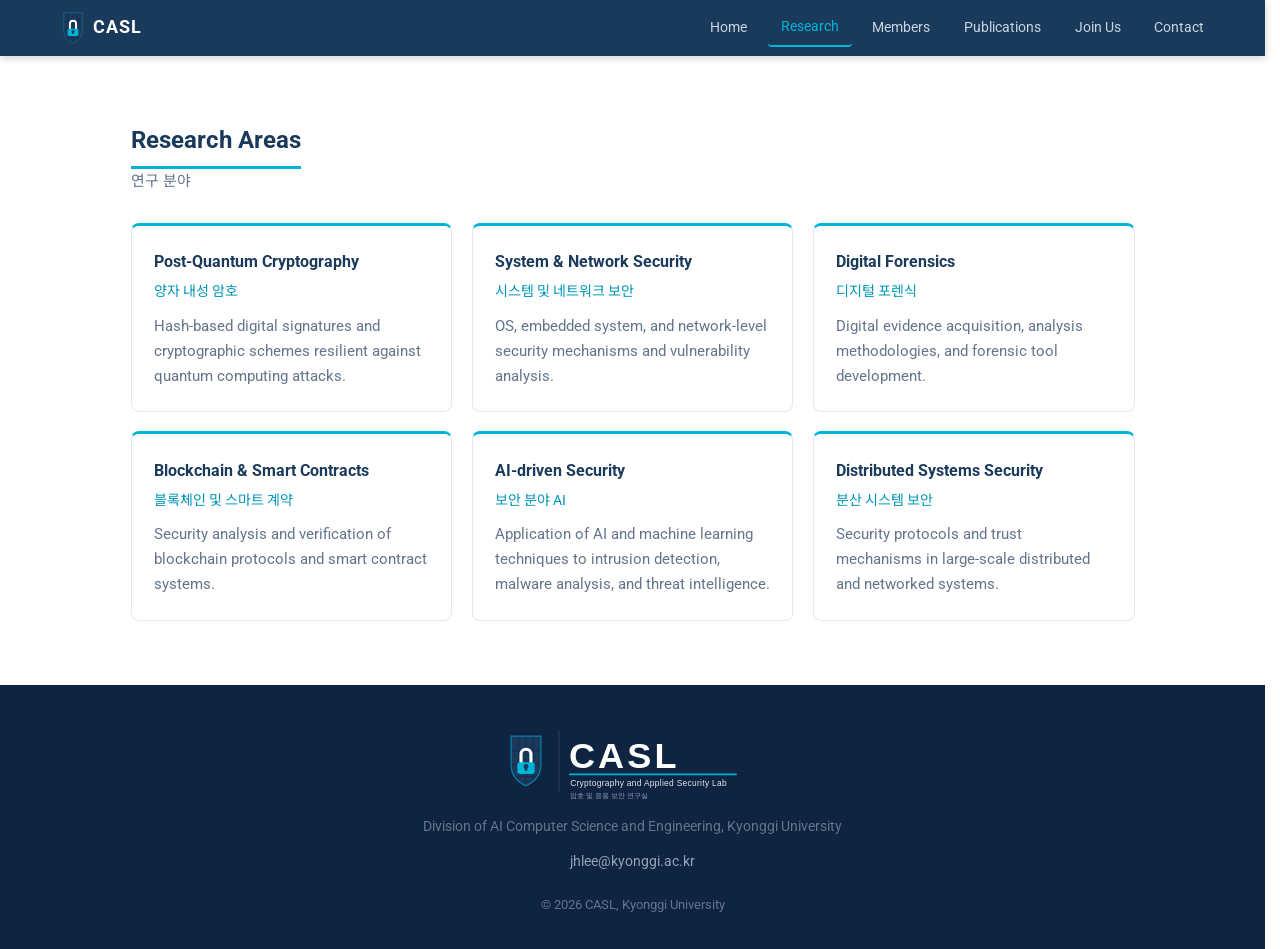
<file: research.html>
<!DOCTYPE html>
<html lang="en">
<head>
    <meta charset="UTF-8">
    <meta name="viewport" content="width=device-width, initial-scale=1.0">
    <meta name="description" content="CASL Research Areas — Cryptography and Applied Security Lab">
    <title>CASL — Research</title>
    <link rel="stylesheet" href="style.css">
    <link rel="icon" href="logo-icon.svg" type="image/svg+xml">
</head>
<body>

<nav>
    <a href="index.html" class="logo"><img src="logo-icon.svg" height="36" alt="CASL"><span>CASL</span></a>
    <a href="index.html">Home</a>
    <a href="research.html" class="active">Research</a>
    <a href="members.html">Members</a>
    <a href="publications.html">Publications</a>
    <a href="joinus.html">Join Us</a>
    <a href="contact.html">Contact</a>
</nav>

<main class="content">
    <section>
        <h2 class="section-title">Research Areas</h2>
        <p class="section-title-ko" lang="ko">연구 분야</p>

        <div class="cards">
            <div class="card">
                <h3>Post-Quantum Cryptography</h3>
                <div class="card-ko" lang="ko">양자 내성 암호</div>
                <p>Hash-based digital signatures and cryptographic schemes resilient against quantum computing attacks.</p>
            </div>
            <div class="card">
                <h3>System &amp; Network Security</h3>
                <div class="card-ko" lang="ko">시스템 및 네트워크 보안</div>
                <p>OS, embedded system, and network-level security mechanisms and vulnerability analysis.</p>
            </div>
            <div class="card">
                <h3>Digital Forensics</h3>
                <div class="card-ko" lang="ko">디지털 포렌식</div>
                <p>Digital evidence acquisition, analysis methodologies, and forensic tool development.</p>
            </div>
            <div class="card">
                <h3>Blockchain &amp; Smart Contracts</h3>
                <div class="card-ko" lang="ko">블록체인 및 스마트 계약</div>
                <p>Security analysis and verification of blockchain protocols and smart contract systems.</p>
            </div>
            <div class="card">
                <h3>AI-driven Security</h3>
                <div class="card-ko" lang="ko">보안 분야 AI</div>
                <p>Application of AI and machine learning techniques to intrusion detection, malware analysis, and threat intelligence.</p>
            </div>
            <div class="card">
                <h3>Distributed Systems Security</h3>
                <div class="card-ko" lang="ko">분산 시스템 보안</div>
                <p>Security protocols and trust mechanisms in large-scale distributed and networked systems.</p>
            </div>
        </div>
    </section>
</main>

<footer>
    <img src="logo-dark.svg" class="footer-logo" alt="CASL — Cryptography and Applied Security Lab">
    <div>Division of AI Computer Science and Engineering, Kyonggi University</div>
    <div class="footer-email"><a href="mailto:jhlee@kyonggi.ac.kr">jhlee@kyonggi.ac.kr</a></div>
    <div class="footer-copy">&copy; 2026 CASL, Kyonggi University</div>
</footer>

</body>
</html>
</file>
<file: style.css>
@import url('https://fonts.googleapis.com/css2?family=Noto+Sans+KR:wght@400;500;700&family=Roboto:wght@400;500;700&display=swap');

* {
    margin: 0;
    padding: 0;
    box-sizing: border-box;
}

:root {
    --navy: #1a3a5c;
    --navy-dark: #0e2440;
    --cyan: #00b4d8;
    --cyan-dark: #0096b7;
    --text: #1e293b;
    --subtext: #64748b;
    --light: #f8fafc;
    --border: #e2e8f0;
}

html {
    scrollbar-gutter: stable;
}

body {
    font-family: "Roboto", "Noto Sans KR", sans-serif;
    color: var(--text);
    background: #ffffff;
    line-height: 1.7;
}

/* ── Navigation ── */
nav {
    position: sticky;
    top: 0;
    z-index: 100;
    background-color: var(--navy);
    padding: 0 3rem;
    display: flex;
    align-items: center;
    gap: 0.5rem;
    height: 56px;
    box-shadow: 0 2px 8px rgba(0,0,0,0.2);
}

nav .logo {
    display: flex;
    align-items: center;
    gap: 0.5rem;
    color: #ffffff;
    font-weight: 700;
    font-size: 1.1rem;
    letter-spacing: 0.08rem;
    margin-right: auto;
    text-decoration: none;
}

nav .logo img {
    display: block;
    height: 36px;
    width: auto;
}

nav .logo:hover {
    color: #ffffff;
    background: transparent;
    opacity: 0.85;
}

nav a {
    color: #cbd5e1;
    text-decoration: none;
    font-size: 0.9rem;
    padding: 0.35rem 0.8rem;
    border-radius: 4px;
    transition: color 0.15s, background 0.15s;
}

nav a:hover {
    color: var(--cyan);
    background: rgba(255,255,255,0.07);
}

nav a.active {
    color: var(--cyan);
    border-bottom: 2px solid var(--cyan);
}

/* ── Hero ── */
.hero {
    background: linear-gradient(135deg, var(--navy) 0%, var(--navy-dark) 100%);
    color: white;
    padding: 6rem 3rem;
    text-align: center;
}

.hero h1 {
    font-size: 2.8rem;
    font-weight: 700;
    letter-spacing: 0.06rem;
}

.hero .fullname {
    color: var(--cyan);
    font-size: 1.15rem;
    margin-top: 0.6rem;
    font-weight: 500;
}

.hero .fullname-ko {
    color: #94a3b8;
    font-size: 1rem;
    margin-top: 0.2rem;
}

.hero .affil {
    color: #94a3b8;
    font-size: 0.95rem;
    margin-top: 1rem;
}

.hero .desc {
    color: #cbd5e1;
    margin-top: 1.5rem;
    max-width: 600px;
    margin-left: auto;
    margin-right: auto;
    font-size: 1rem;
}

.hero .btn {
    display: inline-block;
    margin-top: 2.2rem;
    padding: 0.75rem 2.2rem;
    background: var(--cyan);
    color: white;
    border-radius: 6px;
    text-decoration: none;
    font-weight: 700;
    font-size: 1rem;
    letter-spacing: 0.03rem;
    transition: background 0.15s, transform 0.1s;
}

.hero .btn:hover {
    background: var(--cyan-dark);
    transform: translateY(-1px);
}

/* ── Sections ── */
.content {
    max-width: 1100px;
    margin: auto;
    padding: 0 3rem;
}

section {
    padding: 4rem 0;
    border-bottom: 1px solid var(--border);
}

section:last-child {
    border-bottom: none;
}

.section-title {
    font-size: 1.5rem;
    font-weight: 700;
    color: var(--navy);
    border-bottom: 3px solid var(--cyan);
    display: inline-block;
    padding-bottom: 0.3rem;
    margin-bottom: 0.4rem;
}

.section-title-ko {
    font-size: 0.93rem;
    color: var(--subtext);
    margin-bottom: 1.8rem;
}

/* ── About ── */
.about-inner {
    max-width: 800px;
    width: 100%;
    margin: 0 auto;
    text-align: center;
}

.about-text {
    color: var(--text);
    font-size: 1rem;
    margin: 0 0 0.8rem;
    text-align: left;
}

.about-text-ko {
    color: var(--subtext);
    font-size: 0.97rem;
    text-align: left;
}

/* ── Research Cards ── */
.cards {
    display: grid;
    grid-template-columns: repeat(3, 1fr);
    gap: 1.2rem;
    margin-top: 0.5rem;
}

.card {
    border: 1px solid var(--border);
    border-top: 3px solid var(--cyan);
    border-radius: 8px;
    padding: 1.4rem;
    transition: box-shadow 0.15s, transform 0.15s;
}

.card:hover {
    box-shadow: 0 4px 16px rgba(0, 180, 216, 0.12);
    transform: translateY(-2px);
}

.card h3 {
    font-size: 1rem;
    font-weight: 700;
    color: var(--navy);
    margin-bottom: 0.3rem;
}

.card .card-ko {
    font-size: 0.88rem;
    color: var(--cyan-dark);
    margin-bottom: 0.6rem;
}

.card p {
    font-size: 0.92rem;
    color: var(--subtext);
}

/* ── Members ── */
.member-card {
    display: flex;
    align-items: center;
    gap: 2rem;
    background: var(--light);
    border: 1px solid var(--border);
    border-radius: 10px;
    padding: 1.8rem 2rem;
    max-width: 600px;
    margin: 0 auto;
}

.member-avatar {
    width: 80px;
    height: 80px;
    border-radius: 50%;
    background: var(--navy);
    color: white;
    display: flex;
    align-items: center;
    justify-content: center;
    font-size: 1.8rem;
    font-weight: 700;
    flex-shrink: 0;
}

.member-info h3 {
    font-size: 1.1rem;
    font-weight: 700;
    color: var(--navy);
}

.member-info .role {
    font-size: 0.92rem;
    color: var(--cyan-dark);
    font-weight: 500;
    margin-top: 0.15rem;
}

.member-info .affil {
    font-size: 0.9rem;
    color: var(--subtext);
    margin-top: 0.2rem;
}

.member-info a {
    font-size: 0.9rem;
    color: var(--cyan-dark);
    text-decoration: none;
    margin-top: 0.4rem;
    display: block;
}

.member-info a:hover { text-decoration: underline; }

/* ── Join Us ── */
.joinus-box {
    background: linear-gradient(135deg, var(--navy) 0%, var(--navy-dark) 100%);
    color: white;
    border-radius: 12px;
    padding: 2.5rem;
    max-width: 800px;
    margin: 0 auto;
}

.joinus-box h3 {
    font-size: 1.2rem;
    font-weight: 700;
    color: var(--cyan);
    margin-bottom: 0.3rem;
}

.joinus-box .ko {
    font-size: 0.93rem;
    color: #94a3b8;
    margin-bottom: 1.4rem;
}

.joinus-box ul {
    list-style: none;
    padding: 0;
}

.joinus-box ul li {
    padding: 0.4rem 0;
    font-size: 0.95rem;
    color: #cbd5e1;
    display: flex;
    gap: 0.7rem;
}

.joinus-box ul li::before {
    content: "▸";
    color: var(--cyan);
    flex-shrink: 0;
}

.joinus-box + .joinus-box {
    margin-top: 1.5rem;
}

.joinus-hr {
    border: none;
    border-top: 1px solid rgba(255,255,255,0.12);
    margin: 1.2rem 0;
}

.joinus-box .ko-list li {
    color: #94a3b8;
    font-size: 0.88rem;
}

.joinus-box ul li a,
.joinus-box .joinus-text a,
.joinus-box .joinus-text-ko a {
    color: var(--cyan);
    text-decoration: none;
}

.joinus-box ul li a:hover,
.joinus-box .joinus-text a:hover,
.joinus-box .joinus-text-ko a:hover {
    text-decoration: underline;
}

.joinus-text {
    font-size: 0.97rem;
    color: #cbd5e1;
    line-height: 1.8;
    margin-bottom: 0.4rem;
}

.joinus-text-ko {
    font-size: 0.93rem;
    color: #94a3b8;
    line-height: 1.8;
}

/* ── Members Groups ── */
.members-group {
    margin-bottom: 2.5rem;
}

.members-group:last-child {
    margin-bottom: 0;
}

.members-group-title {
    font-size: 1rem;
    font-weight: 700;
    color: var(--subtext);
    text-transform: uppercase;
    letter-spacing: 0.08rem;
    margin-bottom: 1rem;
    padding-bottom: 0.3rem;
    border-bottom: 1px solid var(--border);
}

.members-empty {
    color: var(--subtext);
    font-size: 0.95rem;
}

.members-empty a {
    color: var(--cyan-dark);
    text-decoration: none;
}

.members-empty a:hover { text-decoration: underline; }

/* ── Publications ── */
.pub-category {
    margin-bottom: 2.5rem;
}

.pub-category:last-child {
    margin-bottom: 0;
}

.pub-category-title {
    font-size: 1rem;
    font-weight: 700;
    color: var(--subtext);
    text-transform: uppercase;
    letter-spacing: 0.08rem;
    margin-bottom: 1rem;
    padding-bottom: 0.3rem;
    border-bottom: 1px solid var(--border);
}

.pub-list {
    list-style: none;
    padding: 0;
}

.pub-list li {
    display: flex;
    flex-direction: column;
    gap: 0.15rem;
    padding: 0.9rem 0;
    border-bottom: 1px solid var(--border);
}

.pub-list li:last-child { border-bottom: none; }

.pub-title {
    font-weight: 500;
    color: var(--text);
    font-size: 1rem;
}

.pub-authors {
    font-size: 0.92rem;
    color: var(--subtext);
}

.pub-venue {
    font-size: 0.9rem;
    color: var(--cyan-dark);
}

.pub-venue a {
    color: var(--cyan-dark);
    text-decoration: none;
}

.pub-venue a:hover { text-decoration: underline; }

/* ── Contact ── */
.contact-grid {
    display: grid;
    grid-template-columns: 1fr 1fr;
    gap: 2rem;
    max-width: 800px;
    margin: 0 auto;
}

.contact-block {
    background: var(--light);
    border: 1px solid var(--border);
    border-radius: 10px;
    padding: 1.8rem;
}

.contact-label {
    font-size: 0.83rem;
    font-weight: 700;
    text-transform: uppercase;
    letter-spacing: 0.08rem;
    color: var(--cyan-dark);
    margin-bottom: 0.5rem;
}

.contact-value {
    font-size: 0.97rem;
    color: var(--text);
    line-height: 1.8;
}

.contact-value a {
    color: var(--cyan-dark);
    text-decoration: none;
}

.contact-value a:hover { text-decoration: underline; }

.contact-label-mt {
    margin-top: 1.5rem;
}

.contact-value-ko {
    font-size: 0.93rem;
    color: var(--subtext);
    line-height: 1.8;
    margin-top: 0.8rem;
}

/* ── Footer ── */
footer {
    background: var(--navy-dark);
    color: #64748b;
    text-align: center;
    padding: 2rem;
    font-size: 0.9rem;
    line-height: 1.9;
}

footer a {
    color: #94a3b8;
    text-decoration: none;
}

footer a:hover { color: var(--cyan); }

footer .footer-logo {
    display: block;
    width: 280px;
    height: auto;
    margin: 0 auto 0.5rem;
}

footer .footer-email {
    margin-top: 0.5rem;
}

footer .footer-copy {
    margin-top: 1rem;
    font-size: 0.83rem;
}

/* section-title on h2 resets browser default margin */
h2.section-title {
    margin: 0;
}

/* ── Responsive: Tablet (≤ 900px) ── */
@media (max-width: 900px) {
    .cards {
        grid-template-columns: repeat(2, 1fr);
    }
}

/* ── Responsive: Mobile (≤ 640px) ── */
@media (max-width: 640px) {
    /* Nav */
    nav {
        height: auto;
        padding: 0.6rem 1rem;
        flex-wrap: wrap;
        row-gap: 0.3rem;
    }

    nav .logo {
        width: 100%;
        margin-right: 0;
    }

    nav .logo img {
        height: 30px;
    }

    nav a:not(.logo) {
        font-size: 0.82rem;
        padding: 0.25rem 0.5rem;
    }

    /* Hero */
    .hero {
        padding: 3.5rem 1.5rem;
    }

    .hero h1 {
        font-size: 2rem;
    }

    .hero .desc,
    .hero .desc-ko {
        font-size: 0.88rem;
    }

    /* Content */
    .content {
        padding: 0 1.5rem;
    }

    /* Research cards */
    .cards {
        grid-template-columns: 1fr;
    }

    /* Member card */
    .member-card {
        flex-direction: column;
        align-items: flex-start;
        gap: 1rem;
        padding: 1.4rem;
    }

    /* Contact grid */
    .contact-grid {
        grid-template-columns: 1fr;
        gap: 1.2rem;
    }

    /* Join Us boxes */
    .joinus-box {
        padding: 1.8rem 1.4rem;
    }

    /* Footer */
    footer {
        padding: 1.5rem 1rem;
    }
}
</file>
